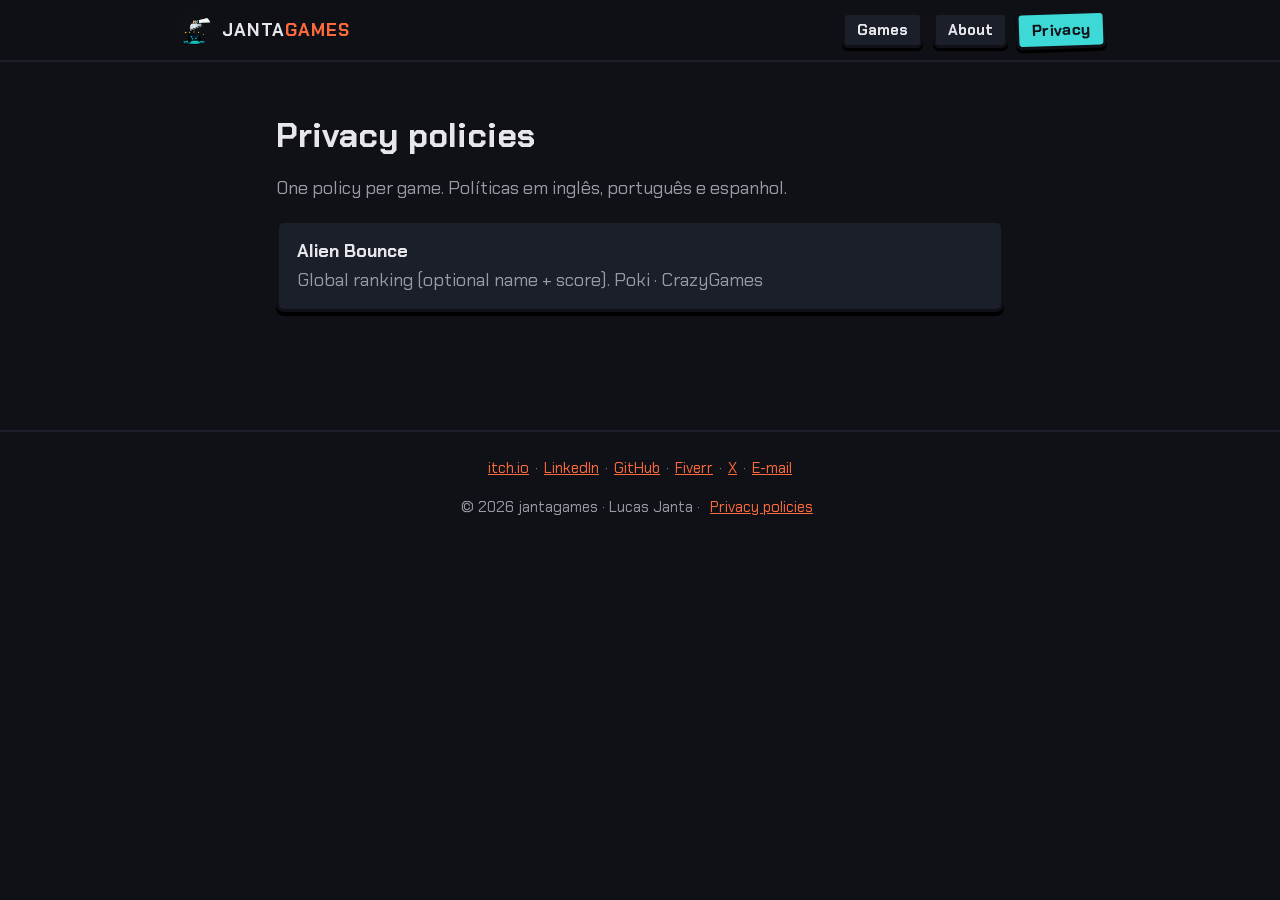
<file: privacy/index.html>
<!DOCTYPE html>
<html lang="en">
<head>
<meta charset="utf-8">
<meta name="viewport" content="width=device-width, initial-scale=1">
<link rel="preconnect" href="https://fonts.googleapis.com">
<link rel="preconnect" href="https://fonts.gstatic.com" crossorigin>
<link href="https://fonts.googleapis.com/css2?family=Chakra+Petch:wght@400;500;700&display=swap" rel="stylesheet">
<title>Privacy policies — jantagames</title>
<link rel="icon" href="../assets/logo.png">
<link rel="stylesheet" href="../assets/site.css">
</head>
<body>
<header class="topbar"><div class="wrap">
  <a class="brand" href="../"><img src="../assets/logo.png" alt=""><span>JANTA<b>GAMES</b></span></a>
  <ul class="tabs">
    <li><a href="../#games">Games</a></li>
    <li><a href="../#about">About</a></li>
    <li><a href="../privacy/" aria-current="page">Privacy</a></li>
  </ul>
</div></header>
<main class="doc">
  <h1>Privacy policies</h1>
  <p class="muted">One policy per game. Políticas em inglês, português e espanhol.</p>
  <ul class="cards">
    <li><a href="../alienbounce/privacy/"><strong>Alien Bounce</strong><br><span class="muted">Global ranking (optional name + score). Poki · CrazyGames</span></a></li>
  </ul>
</main>
<footer>
  <a href="https://jantagames.itch.io">itch.io</a>·<a href="https://www.linkedin.com/in/lucasjanta/">LinkedIn</a>·<a href="https://github.com/lucasjanta">GitHub</a>·<a href="https://www.fiverr.com/lucasjanta">Fiverr</a>·<a href="https://x.com/jantagames">X</a>·<a href="mailto:lucasjof29@gmail.com">E-mail</a>
  <p>© 2026 jantagames · Lucas Janta · <a href="../privacy/">Privacy policies</a></p>
</footer>
</body></html>
</file>
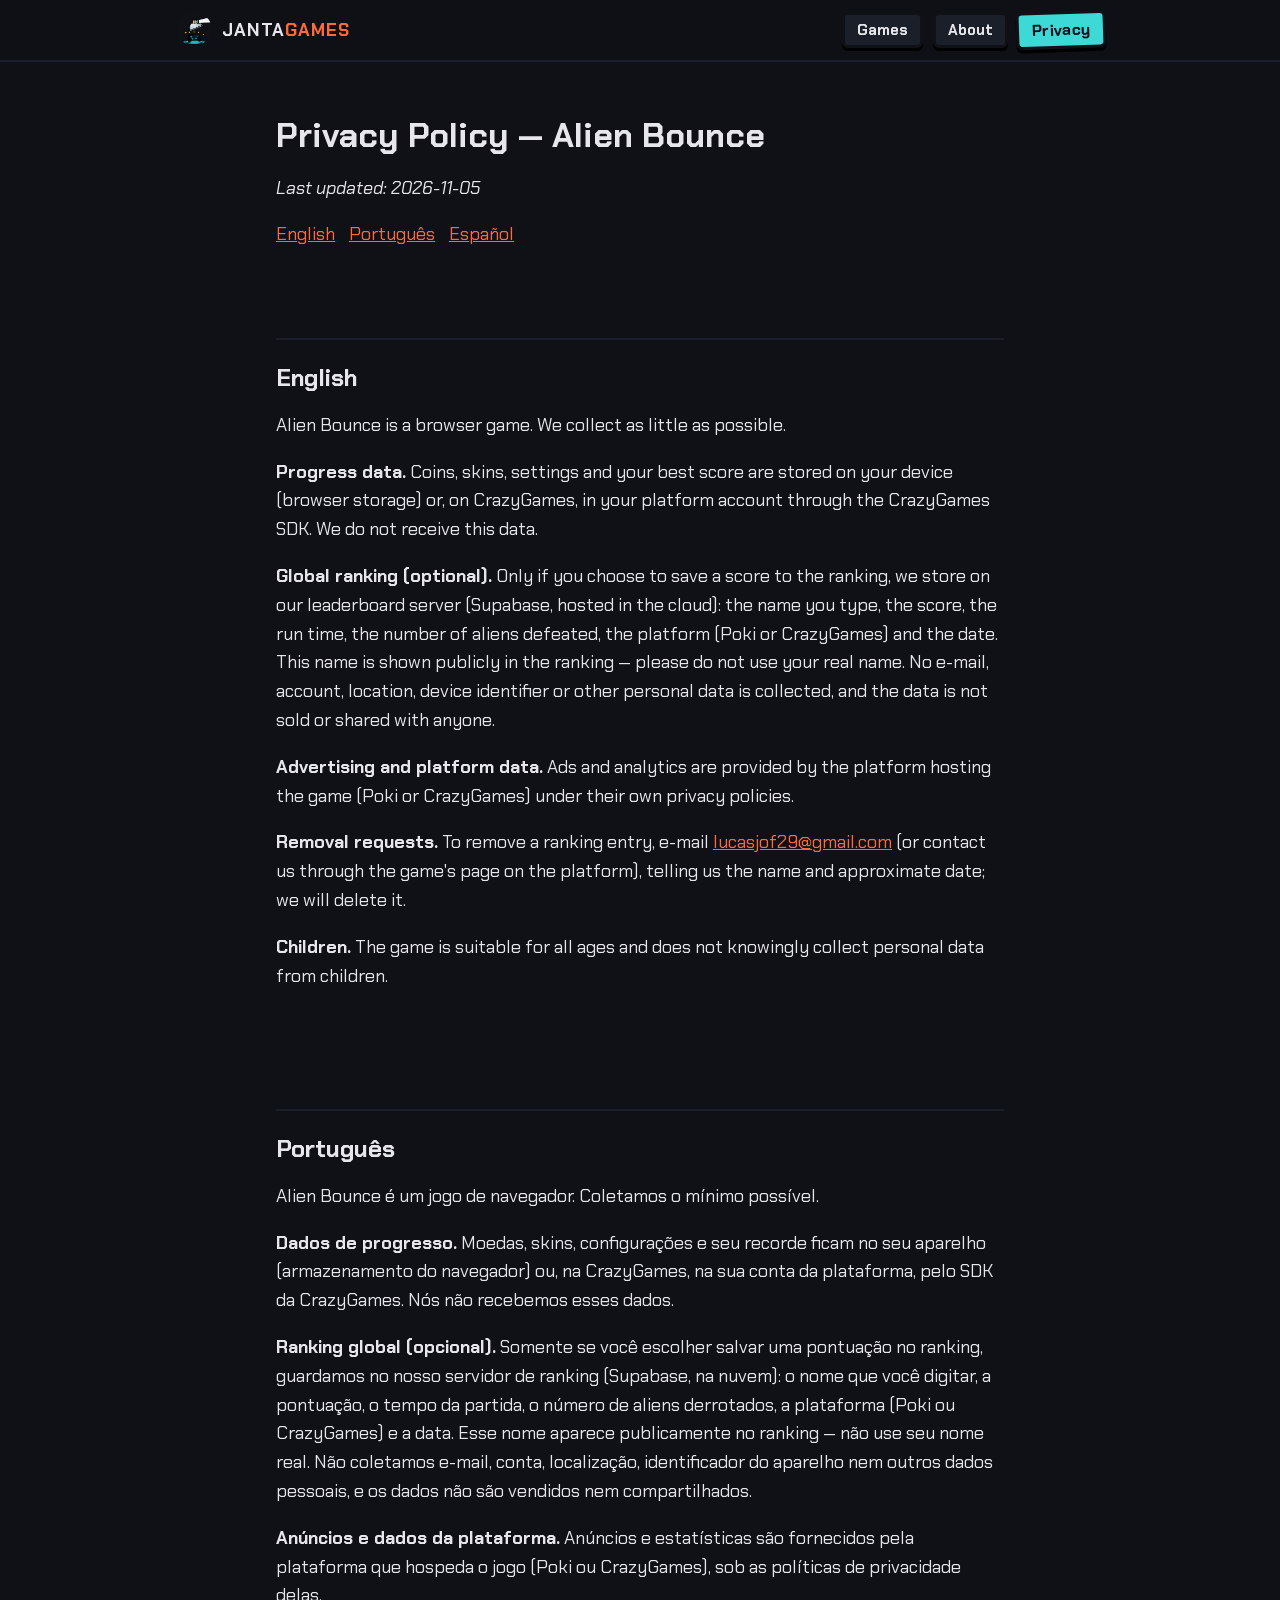
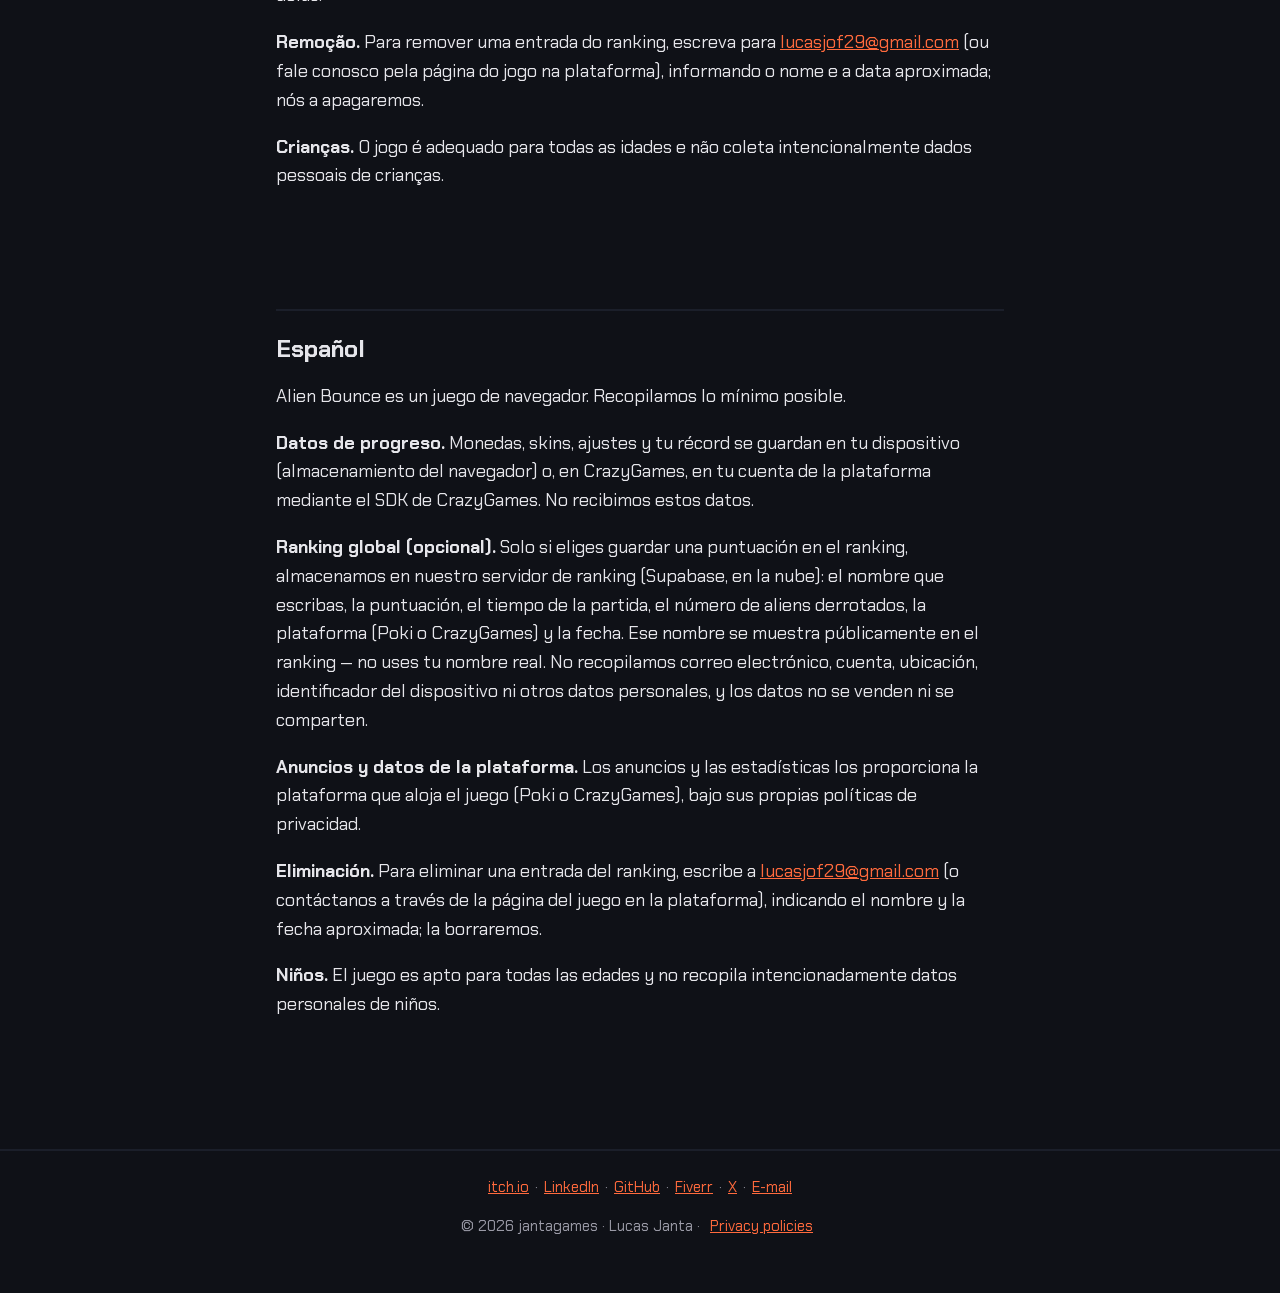
<file: alienbounce/privacy/index.html>
<!DOCTYPE html>
<html lang="en">
<head>
<meta charset="utf-8">
<meta name="viewport" content="width=device-width, initial-scale=1">
<link rel="preconnect" href="https://fonts.googleapis.com">
<link rel="preconnect" href="https://fonts.gstatic.com" crossorigin>
<link href="https://fonts.googleapis.com/css2?family=Chakra+Petch:wght@400;500;700&display=swap" rel="stylesheet">
<title>Privacy Policy — Alien Bounce</title>
<link rel="icon" href="../../assets/logo.png">
<link rel="stylesheet" href="../../assets/site.css">
</head>
<body>
<header class="topbar"><div class="wrap">
  <a class="brand" href="../../"><img src="../../assets/logo.png" alt=""><span>JANTA<b>GAMES</b></span></a>
  <ul class="tabs">
    <li><a href="../../#games">Games</a></li>
    <li><a href="../../#about">About</a></li>
    <li><a href="../../privacy/" aria-current="page">Privacy</a></li>
  </ul>
</div></header>
<main class="doc">
<h1>Privacy Policy — Alien Bounce</h1>
<p><em>Last updated: 2026-11-05</em></p>
<nav><a href="#en">English</a><a href="#pt">Português</a><a href="#es">Español</a></nav>

<section id="en" lang="en">
<h2>English</h2>
<p>Alien Bounce is a browser game. We collect as little as possible.</p>
<p><strong>Progress data.</strong> Coins, skins, settings and your best score are stored on your device (browser storage) or, on CrazyGames, in your platform account through the CrazyGames SDK. We do not receive this data.</p>
<p><strong>Global ranking (optional).</strong> Only if you choose to save a score to the ranking, we store on our leaderboard server (Supabase, hosted in the cloud): the name you type, the score, the run time, the number of aliens defeated, the platform (Poki or CrazyGames) and the date. This name is shown publicly in the ranking — please do not use your real name. No e-mail, account, location, device identifier or other personal data is collected, and the data is not sold or shared with anyone.</p>
<p><strong>Advertising and platform data.</strong> Ads and analytics are provided by the platform hosting the game (Poki or CrazyGames) under their own privacy policies.</p>
<p><strong>Removal requests.</strong> To remove a ranking entry, e-mail <a href="mailto:lucasjof29@gmail.com">lucasjof29@gmail.com</a> (or contact us through the game's page on the platform), telling us the name and approximate date; we will delete it.</p>
<p><strong>Children.</strong> The game is suitable for all ages and does not knowingly collect personal data from children.</p>
</section>

<section id="pt" lang="pt-BR">
<h2>Português</h2>
<p>Alien Bounce é um jogo de navegador. Coletamos o mínimo possível.</p>
<p><strong>Dados de progresso.</strong> Moedas, skins, configurações e seu recorde ficam no seu aparelho (armazenamento do navegador) ou, na CrazyGames, na sua conta da plataforma, pelo SDK da CrazyGames. Nós não recebemos esses dados.</p>
<p><strong>Ranking global (opcional).</strong> Somente se você escolher salvar uma pontuação no ranking, guardamos no nosso servidor de ranking (Supabase, na nuvem): o nome que você digitar, a pontuação, o tempo da partida, o número de aliens derrotados, a plataforma (Poki ou CrazyGames) e a data. Esse nome aparece publicamente no ranking — não use seu nome real. Não coletamos e-mail, conta, localização, identificador do aparelho nem outros dados pessoais, e os dados não são vendidos nem compartilhados.</p>
<p><strong>Anúncios e dados da plataforma.</strong> Anúncios e estatísticas são fornecidos pela plataforma que hospeda o jogo (Poki ou CrazyGames), sob as políticas de privacidade delas.</p>
<p><strong>Remoção.</strong> Para remover uma entrada do ranking, escreva para <a href="mailto:lucasjof29@gmail.com">lucasjof29@gmail.com</a> (ou fale conosco pela página do jogo na plataforma), informando o nome e a data aproximada; nós a apagaremos.</p>
<p><strong>Crianças.</strong> O jogo é adequado para todas as idades e não coleta intencionalmente dados pessoais de crianças.</p>
</section>

<section id="es" lang="es">
<h2>Español</h2>
<p>Alien Bounce es un juego de navegador. Recopilamos lo mínimo posible.</p>
<p><strong>Datos de progreso.</strong> Monedas, skins, ajustes y tu récord se guardan en tu dispositivo (almacenamiento del navegador) o, en CrazyGames, en tu cuenta de la plataforma mediante el SDK de CrazyGames. No recibimos estos datos.</p>
<p><strong>Ranking global (opcional).</strong> Solo si eliges guardar una puntuación en el ranking, almacenamos en nuestro servidor de ranking (Supabase, en la nube): el nombre que escribas, la puntuación, el tiempo de la partida, el número de aliens derrotados, la plataforma (Poki o CrazyGames) y la fecha. Ese nombre se muestra públicamente en el ranking — no uses tu nombre real. No recopilamos correo electrónico, cuenta, ubicación, identificador del dispositivo ni otros datos personales, y los datos no se venden ni se comparten.</p>
<p><strong>Anuncios y datos de la plataforma.</strong> Los anuncios y las estadísticas los proporciona la plataforma que aloja el juego (Poki o CrazyGames), bajo sus propias políticas de privacidad.</p>
<p><strong>Eliminación.</strong> Para eliminar una entrada del ranking, escribe a <a href="mailto:lucasjof29@gmail.com">lucasjof29@gmail.com</a> (o contáctanos a través de la página del juego en la plataforma), indicando el nombre y la fecha aproximada; la borraremos.</p>
<p><strong>Niños.</strong> El juego es apto para todas las edades y no recopila intencionadamente datos personales de niños.</p>
</section>
</main>
<footer>
  <a href="https://jantagames.itch.io">itch.io</a>·<a href="https://www.linkedin.com/in/lucasjanta/">LinkedIn</a>·<a href="https://github.com/lucasjanta">GitHub</a>·<a href="https://www.fiverr.com/lucasjanta">Fiverr</a>·<a href="https://x.com/jantagames">X</a>·<a href="mailto:lucasjof29@gmail.com">E-mail</a>
  <p>© 2026 jantagames · Lucas Janta · <a href="../../privacy/">Privacy policies</a></p>
</footer>
</body></html>
</file>
<file: assets/site.css>
/* jantagames — site (same "kitchen" base as the itch.io custom page) */
:root {
  --bg: #0F1117; --panel: #1B1F2A; --text: #E6E6EB; --muted: #9A9AA6;
  --accent: #FF6A3D; --cyan: #3DD9D6; --ink: #0F1117;
  --pop: cubic-bezier(.34, 1.56, .64, 1);
}
* { box-sizing: border-box; }
html { scroll-behavior: smooth; }
body { margin: 0; background: var(--bg); color: var(--text);
  font-family: 'Chakra Petch', 'Segoe UI', system-ui, sans-serif; font-size: 18px; line-height: 1.6; }
a { color: var(--accent); }
a:hover { color: var(--cyan); }
:focus-visible { outline: 3px solid var(--cyan); outline-offset: 3px; }
.wrap { max-width: 960px; margin: 0 auto; padding: 0 16px; }

/* ---------- Tabs (name plates) ---------- */
.topbar { position: sticky; top: 0; z-index: 10; background: rgba(15,17,23,.92);
  backdrop-filter: blur(6px); border-bottom: 2px solid var(--panel); }
.topbar .wrap { display: flex; align-items: center; gap: 14px; height: 60px; }
.brand { display: flex; align-items: center; gap: 10px; margin-right: auto;
  color: var(--text); text-decoration: none; font-weight: 700; letter-spacing: 1px; }
.brand img { width: 36px; height: 36px; border-radius: 50%; }
.brand b { color: var(--accent); }
.tabs { display: flex; gap: 10px; margin: 0; padding: 0; list-style: none; }
.tabs a { display: inline-block; padding: 3px 12px; background: var(--panel); color: var(--text);
  border: 3px solid var(--ink); border-radius: 6px; box-shadow: 0 3px 0 #000;
  font-weight: 700; font-size: 15px; text-decoration: none; transition: transform .25s var(--pop); }
.tabs a:hover, .tabs a[aria-current="page"] { background: var(--cyan); color: var(--ink); transform: rotate(-2deg) scale(1.05); }

/* ---------- Hero: banner + hat + stack + tray ---------- */
.hero { position: relative; max-width: 960px; margin: 0 auto; }
.hero > img.banner { display: block; width: 100%; height: auto; }
.hero .spot { position: absolute; top: 0; line-height: 0; }
.hero .spot img { display: block; width: 100%; }
/* % margins use the WIDTH, so they follow the 960x340 banner at any size */
.hero .hat { left: 9.06%; width: 16.67%; margin-top: .83%; z-index: 3; cursor: help; }
.hero .hat img { transform-origin: 100% 100%; transition: transform .45s var(--pop); }
.hero .hat:hover img, .hero .hat:focus-within img { transform: translate(24%, -40%) rotate(24deg); }
.hero .stack { left: 9.58%; width: 15.63%; margin-top: 6.25%; z-index: 2; pointer-events: none; }
.hero .stack img { opacity: 0; transform: translateY(25%) scale(.7); transition: opacity .2s, transform .4s var(--pop); }
.hero .hat:hover + .stack img, .hero .hat:focus-within + .stack img { opacity: 1; transform: none; }
.hero .tray { left: 31.67%; width: 32.08%; margin-top: 11.25%; z-index: 3; display: flex; justify-content: space-between; }
.hero .tray a { width: 14.3%; transition: transform .25s var(--pop); }
.hero .tray a:hover, .hero .tray a:focus-visible { transform: translateY(-18%) rotate(-6deg); }

/* ---------- Sections ---------- */
section { padding: 36px 0 12px; }
h1, h2 { line-height: 1.2; }
h2 { font-size: 30px; margin: 0 0 8px; }
h2 span { color: var(--accent); }
.lead { font-size: 20px; }
.muted { color: var(--muted); }
.center { text-align: center; }
.stats { display: flex; flex-wrap: wrap; justify-content: center; gap: 10px; margin: 18px 0 0; padding: 0; list-style: none; }
.stats li { background: var(--panel); border: 3px solid var(--ink); border-radius: 6px; padding: 4px 14px; font-size: 16px; }
.stats b { color: var(--cyan); }

/* ---------- Games: tray with a lid ---------- */
.menu { display: grid; grid-template-columns: repeat(auto-fill, minmax(260px, 1fr)); gap: 64px 34px; padding: 40px 10px 40px; }
.dish { position: relative; display: block; text-align: center; color: var(--text); text-decoration: none; padding-top: 28px; }
.dish .thumb { position: relative; }
.dish .thumb img { position: relative; z-index: 1; display: block; width: 100%; aspect-ratio: 315 / 250;
  object-fit: cover; border-radius: 6px; filter: brightness(.12); transition: filter .35s; }
.dish .thumb::before { content: ""; position: absolute; left: -7%; right: -7%; bottom: -9%; height: 16%;
  background: url("plate.svg") center / 100% 100% no-repeat; z-index: 0; }
.dish .thumb::after { content: ""; position: absolute; left: -3%; right: -3%; top: -11%; bottom: -2%;
  background: url("cloche.svg") center bottom / 100% 100% no-repeat; z-index: 2;
  transform-origin: 90% 90%; transition: transform .5s var(--pop); }
.dish:hover .thumb::after, .dish:focus-visible .thumb::after { transform: translate(14%, -58%) rotate(22deg) scale(.82); }
.dish:hover .thumb img, .dish:focus-visible .thumb img { filter: none; }
.plaque { position: relative; z-index: 3; display: inline-block; max-width: 90%; margin-top: 22px; padding: 5px 14px;
  background: var(--cyan); color: var(--ink); border: 3px solid var(--ink); border-radius: 6px; box-shadow: 0 4px 0 var(--ink);
  font-weight: 700; font-size: 17px; transition: transform .25s var(--pop); }
.dish:hover .plaque { transform: rotate(-2deg) scale(1.04); }
.dish p { max-height: 0; opacity: 0; overflow: hidden; margin: 0 auto; color: var(--muted); font-size: 15px; line-height: 1.4;
  transition: max-height .35s, opacity .25s, margin .35s; }
.dish:hover p, .dish:focus-visible p { max-height: 7em; opacity: 1; margin-top: 10px; }
.dish small { display: block; color: var(--accent); font-size: 13px; letter-spacing: 1px; text-transform: uppercase; }

/* ---------- Text pages (privacy) ---------- */
.doc { max-width: 760px; margin: 0 auto; padding: 30px 16px 60px; }
.doc h1 { font-size: 34px; margin-bottom: 4px; }
.doc h2 { font-size: 24px; margin-top: 2.2em; padding-top: 1em; border-top: 2px solid var(--panel); }
.doc nav a { margin-right: 14px; }
.cards { display: grid; gap: 14px; padding: 0; list-style: none; }
.cards a { display: block; padding: 14px 18px; background: var(--panel); border: 3px solid var(--ink); border-radius: 8px;
  box-shadow: 0 4px 0 #000; color: var(--text); text-decoration: none; transition: transform .25s var(--pop); }
.cards a:hover { transform: translateY(-3px); color: var(--cyan); }

footer { margin-top: 40px; padding: 24px 16px 40px; border-top: 2px solid var(--panel); text-align: center; color: var(--muted); font-size: 15px; }
footer a { margin: 0 6px; }

/* Touch: no hover, so lids start open */
@media (hover: none) {
  .dish .thumb::after { transform: translate(14%, -58%) rotate(22deg) scale(.82); }
  .dish .thumb img { filter: none; }
  .dish p { max-height: 7em; opacity: 1; margin-top: 10px; }
  .hero .stack img { opacity: 1; transform: none; }
  .hero .hat img { transform: translate(24%, -40%) rotate(24deg); }
}
/* Narrow: tray icons get too small to tap, so they drop below the banner */
@media (max-width: 600px) {
  .hero .tray { position: static; display: flex; justify-content: center; gap: 12px; width: auto; margin: 12px 0 0; }
  .hero .tray a { width: 40px; }
  .brand span { display: none; }
  .tabs a { padding: 3px 9px; font-size: 14px; }
}
@media (prefers-reduced-motion: reduce) { * { transition: none !important; scroll-behavior: auto !important; } }
</file>
